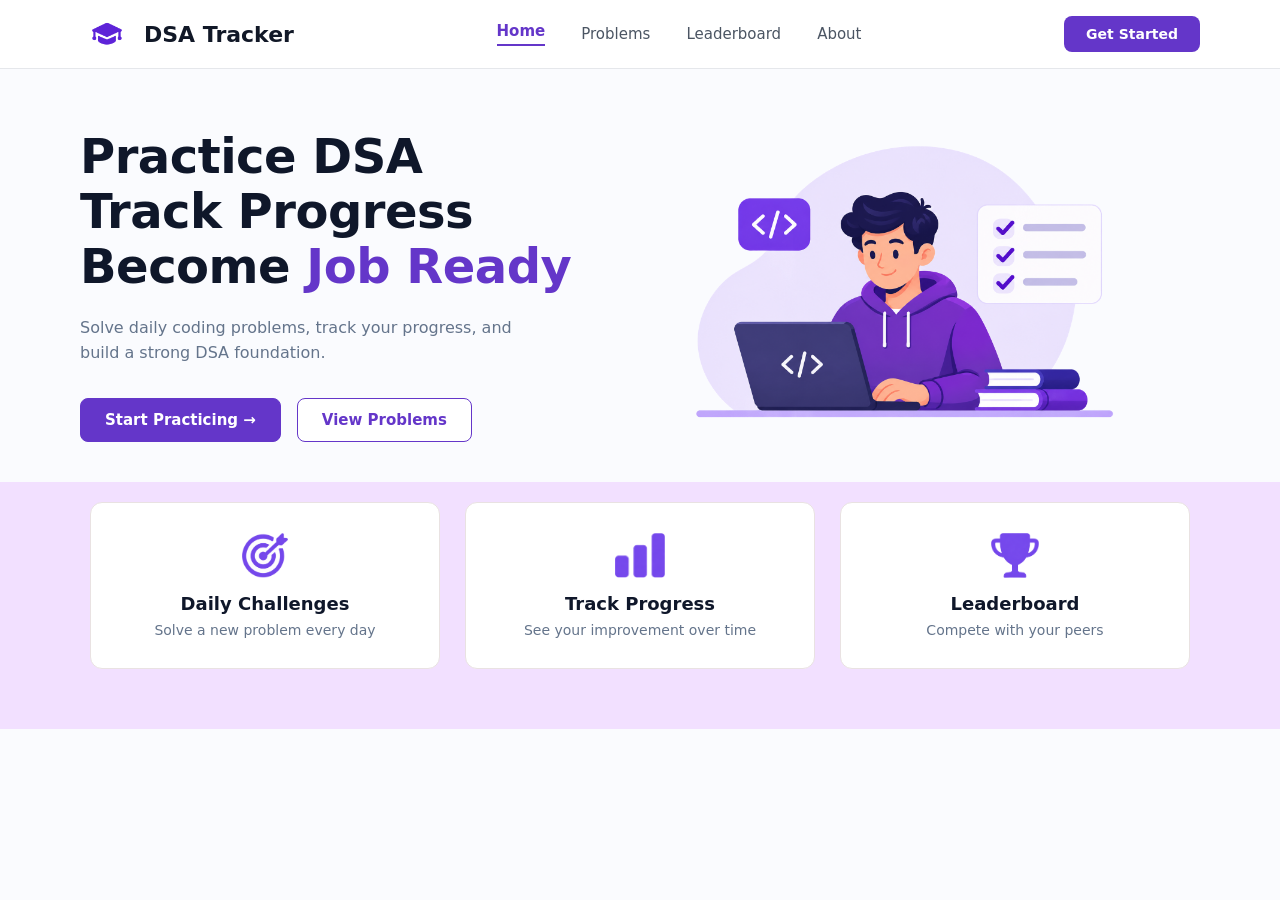
<file: Students Submission/2601179_Samyak_Shinde/Task1/index.html>
<!DOCTYPE html>
<html lang="en">
<head>
  <meta charset="UTF-8">
  <meta name="viewport" content="width=device-width, initial-scale=1.0">
  <title>DSA Tracker</title>
  <link rel="stylesheet" href="styles.css">
</head>
<body>
  <header class="head">
    <nav class="nav">
      <a class="logo" href="index.html" aria-label="DSA Tracker home">
        <img class="logo-img" src="Assets/04.png" alt="DSA Tracker Logo">
        <h2>DSA Tracker</h2>
      </a>
      <div class="tabs">
        <a href="index.html" class="active">Home</a>
        <a href="problem.html">Problems</a>
        <a href="leaderboard.html">Leaderboard</a>
        <a href="about.html">About</a>
      </div>
      <a class="btn-start" href="problem.html">Get Started</a>
    </nav>
  </header>


  <main class="main">
    <section class="left">
      <div class="headline">
        <h1>Practice DSA<br>Track Progress<br>Become <span class="job">Job Ready</span></h1>
      </div>
      <div class="description">
        <p>Solve daily coding problems, track your progress, and build a strong DSA foundation.</p>
      </div>
      <div class="buttons">
        <a class="btn-practice" href="problem.html">Start Practicing &rarr;</a>
        <a class="btn-viewprob" href="problem.html">View Problems</a>
      </div>
    </section>

    <section class="right" aria-label="DSA learning illustration">
      <img class="img-right" src="Assets/05.png" alt="Student coding on a laptop">
    </section>
  </main>


  <section class="footer" aria-label="Features">
    <article class="card">
      <img class="card-img" src="Assets/03.png" alt="Daily challenge icon">
      <h3>Daily Challenges</h3>
      <p>Solve a new problem every day</p>
    </article>
    <article class="card">
      <img class="card-img" src="Assets/02.png" alt="Progress tracking icon">
      <h3>Track Progress</h3>
      <p>See your improvement over time</p>
    </article>
    <article class="card">
      <img class="card-img" src="Assets/01.png" alt="Leaderboard icon">
      <h3>Leaderboard</h3>
      <p>Compete with your peers</p>
    </article>
  </section>
</body>
</html>
</file>
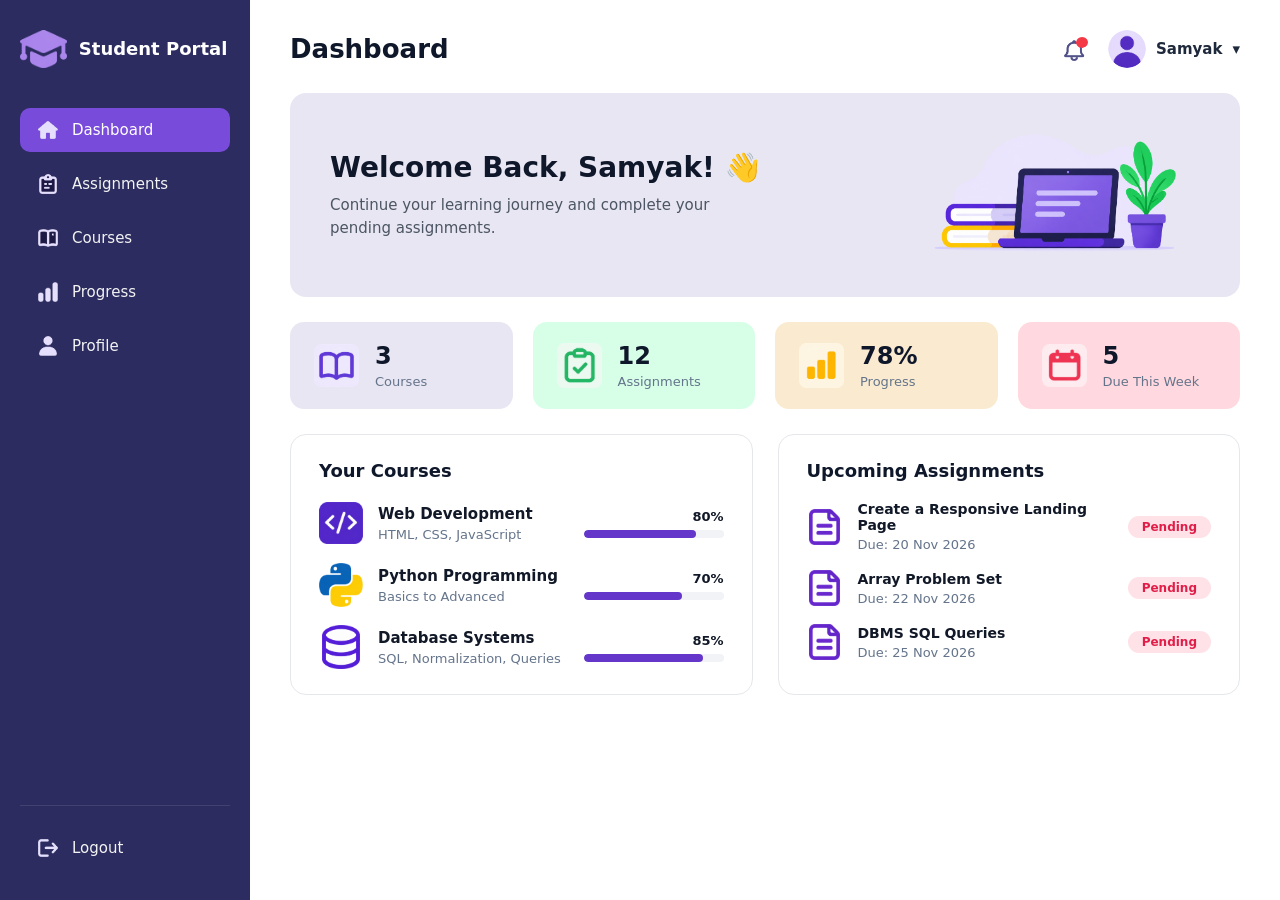
<file: Students Submission/2601179_Samyak_Shinde/Task2/index.html>
<!DOCTYPE html>
<html lang="en">
<head>
    <meta charset="UTF-8">
    <meta name="viewport" content="width=device-width, initial-scale=1.0">
    <title>Task 2 - Student Portal</title>
    <link rel="stylesheet" href="styles.css">
</head>
<body>
    <div class="container">
        <div class="sidebar">
            <div class="logo">
                <img class="logo-img" src="Assets/17.png" alt="logo">
                <h2>Student Portal</h2>
            </div>
            <div class="menu">
                <a href="#" class="menu-item active">
                    <img src="Assets/13.png" alt="">
                    <span>Dashboard</span>
                </a>
                <a href="#" class="menu-item">
                    <img src="Assets/12.png" alt="">
                    <span>Assignments</span>
                </a>
                <a href="#" class="menu-item">
                    <img src="Assets/11.png" alt="">
                    <span>Courses</span>
                </a>
                <a href="#" class="menu-item">
                    <img src="Assets/10.png" alt="">
                    <span>Progress</span>
                </a>
                <a href="#" class="menu-item">
                    <img src="Assets/09.png" alt="">
                    <span>Profile</span>
                </a>
            </div>
            <div class="logout">
                <a href="#" class="menu-item">
                    <img src="Assets/08.png" alt="">
                    <span>Logout</span>
                </a>
            </div>
        </div>

        <div class="main">
            <div class="top">
                <h2>Dashboard</h2>
                <div class="user">
                    <img class="bell-img" src="Assets/16.png" alt="notifications">
                    <div class="user-profile">
                        <img class="user-img" src="Assets/15.png" alt="user">
                        <span>Samyak </span>
                        <span class="arrow">&#9662;</span>
                    </div>
                </div>
            </div>

            <div class="welcome">
                <div class="welcome-text">
                    <h1>Welcome Back, Samyak! &#128075;</h1>
                    <p>Continue your learning journey and complete your pending assignments.</p>
                </div>
                <div class="welcome-img">
                    <img src="Assets/18.png" alt="banner">
                </div>
            </div>

            <div class="stats">
                <div class="stat-card">
                    <img src="Assets/04.png" alt="">
                    <div class="stat-info">
                        <h3>3</h3>
                        <p>Courses</p>
                    </div>
                </div>
                <div class="stat-card">
                    <img src="Assets/03.png" alt="">
                    <div class="stat-info">
                        <h3>12</h3>
                        <p>Assignments</p>
                    </div>
                </div>
                <div class="stat-card">
                    <img src="Assets/02.png" alt="">
                    <div class="stat-info">
                        <h3>78%</h3>
                        <p>Progress</p>
                    </div>
                </div>
                <div class="stat-card">
                    <img src="Assets/01.png" alt="">
                    <div class="stat-info">
                        <h3>5</h3>
                        <p>Due This Week</p>
                    </div>
                </div>
            </div>

            <div class="bottom">
                <div class="courses">
                    <h3>Your Courses</h3>
                    <div class="course-list">
                        <div class="course-item">
                            <img src="Assets/07.png" alt="">
                            <div class="course-text">
                                <h4>Web Development</h4>
                                <p>HTML, CSS, JavaScript</p>
                            </div>
                            <div class="course-progress">
                                <span class="percent">80%</span>
                                <div class="bar">
                                    <div class="fill fill-80"></div>
                                </div>
                            </div>
                        </div>

                        <div class="course-item">
                            <img src="Assets/06.png" alt="">
                            <div class="course-text">
                                <h4>Python Programming</h4>
                                <p>Basics to Advanced</p>
                            </div>
                            <div class="course-progress">
                                <span class="percent">70%</span>
                                <div class="bar">
                                    <div class="fill fill-70"></div>
                                </div>
                            </div>
                        </div>

                        <div class="course-item">
                            <img src="Assets/05.png" alt="">
                            <div class="course-text">
                                <h4>Database Systems</h4>
                                <p>SQL, Normalization, Queries</p>
                            </div>
                            <div class="course-progress">
                                <span class="percent">85%</span>
                                <div class="bar">
                                    <div class="fill fill-85"></div>
                                </div>
                            </div>
                        </div>
                    </div>
                </div>

                <div class="assignments">
                    <h3>Upcoming Assignments</h3>
                    <div class="assign-list">
                        <div class="assign-item">
                            <img src="Assets/14.png" alt="">
                            <div class="assign-text">
                                <h4>Create a Responsive Landing Page</h4>
                                <p>Due: 20 Nov 2026</p>
                            </div>
                            <span class="badge">Pending</span>
                        </div>

                        <div class="assign-item">
                            <img src="Assets/14.png" alt="">
                            <div class="assign-text">
                                <h4>Array Problem Set</h4>
                                <p>Due: 22 Nov 2026</p>
                            </div>
                            <span class="badge">Pending</span>
                        </div>

                        <div class="assign-item">
                            <img src="Assets/14.png" alt="">
                            <div class="assign-text">
                                <h4>DBMS SQL Queries</h4>
                                <p>Due: 25 Nov 2026</p>
                            </div>
                            <span class="badge">Pending</span>
                        </div>
                    </div>
                </div>
            </div>
        </div>
    </div>
</body>
</html>
</file>
<file: Students Submission/2601179_Samyak_Shinde/Task1/styles.css>
/* Base page styling */
* { box-sizing: border-box; }

body {
  margin: 0;
  padding: 0;
  font-family: 'Segoe UI', system-ui, -apple-system, sans-serif;
  background: #fafbfe;
  color: #1e293b;
}


/* Header and navigation */
.head {
  background: #fff;
  border-bottom: 1px solid #e5e7eb;
}
.nav {
  display: flex;
  align-items: center;
  justify-content: space-between;
  gap: 24px;
  max-width: 1200px;
  margin: 0 auto;
  padding: 16px 40px;
}
.logo {
  display: flex;
  align-items: center;
  gap: 10px;
  text-decoration: none;
  flex-shrink: 0;
}
.logo-img { height: 36px; width: auto; object-fit: contain; }
.logo h2 { margin: 0; font-size: 22px; font-weight: 700; color: #111827; }
.tabs { display: flex; align-items: center; gap: 36px; }
.tabs a {
  text-decoration: none;
  font-size: 15px;
  color: #4b5563;
  font-weight: 500;
  transition: color .2s ease;
}
.tabs a:hover, .tabs a.active { color: #6436c9; }
.tabs a.active { border-bottom: 2px solid #6436c9; padding-bottom: 4px; font-weight: 600; }
.btn-start, .btn-practice, .btn-viewprob {
  display: inline-flex;
  align-items: center;
  justify-content: center;
  text-decoration: none;
  border-radius: 8px;
  font-weight: 600;
  cursor: pointer;
  transition: background-color .2s ease, transform .2s ease;
}
.btn-start {
  padding: 10px 22px;
  background: #6436c9;
  color: #fff;
  border: 0;
  font-size: 14px;
  flex-shrink: 0;
}
.btn-start:hover, .btn-practice:hover { background: #5227b6; transform: translateY(-1px); }

/* Hero section */
.main {
  display: flex;
  align-items: center;
  justify-content: space-between;
  max-width: 1200px;
  margin: 0 auto;
  padding: 60px 40px 40px;
  gap: 40px;
}
.left { max-width: 520px; }
.headline h1 {
  font-size: 48px;
  font-weight: 800;
  color: #0f172a;
  line-height: 1.15;
  margin: 0 0 20px;
  letter-spacing: -.5px;
}
.job { color: #6436c9; }
.description p {
  font-size: 16px;
  color: #64748b;
  line-height: 1.6;
  margin: 0 0 32px;
  max-width: 440px;
}
.buttons { display: flex; align-items: center; gap: 16px; flex-wrap: wrap; }
.btn-practice {
  padding: 12px 24px;
  background: #6436c9;
  color: #fff;
  border: 1.5px solid #6436c9;
  font-size: 15px;
}
.btn-viewprob {
  padding: 12px 24px;
  background: #fff;
  color: #6436c9;
  border: 1.5px solid #6436c9;
  font-size: 15px;
}
.btn-viewprob:hover { background: #f3edff; }
.right { display: flex; justify-content: center; align-items: center; flex: 1; min-width: 0; }
.img-right { max-width: 460px; width: 100%; height: auto; object-fit: contain; }

/* Feature cards */
.footer {
  display: flex;
  align-items: stretch;
  justify-content: center;
  flex-wrap: wrap;
  margin: 0 auto;
  padding: 20px 40px 60px;
  gap: 25px;
  background: #f2e0ff;
}
.card {
  flex: 1 1 260px;
  max-width: 350px;
  background: #fff;
  border: 1px solid #e9e2e2;
  border-radius: 12px;
  padding: 30px 20px;
  text-align: center;
  display: flex;
  flex-direction: column;
  align-items: center;
}
.card-img { height: 45px; width: auto; object-fit: contain; margin-bottom: 15px; }
.card h3 { margin: 0 0 8px; font-size: 18px; font-weight: 700; color: #0f172a; }
.card p { margin: 0; font-size: 14px; color: #64748b; }

/* Responsive layout */
@media (max-width: 900px) {
  .nav { padding: 16px 24px; gap: 16px; }
  .tabs { gap: 18px; }
  .main { padding: 48px 24px 32px; gap: 24px; }
  .headline h1 { font-size: 40px; }
}
@media (max-width: 680px) {
  .nav { flex-wrap: wrap; justify-content: center; }
  .logo { margin-right: auto; }
  .btn-start { margin-left: auto; }
  .tabs { order: 3; width: 100%; justify-content: center; flex-wrap: wrap; gap: 16px; }
  .main { flex-direction: column; text-align: center; padding: 40px 20px 28px; }
  .left { max-width: 100%; }
  .description p { margin-left: auto; margin-right: auto; }
  .buttons { justify-content: center; }
  .right { width: 100%; }
  .img-right { max-width: 400px; }
  .footer { padding: 20px 20px 40px; }
  .card { max-width: none; }
}
@media (max-width: 420px) {
  .logo h2 { font-size: 19px; }
  .headline h1 { font-size: 34px; }
  .buttons { flex-direction: column; width: 100%; }
  .btn-practice, .btn-viewprob { width: 100%; }
}
</file>
<file: Students Submission/2601179_Samyak_Shinde/Task2/styles.css>
* {
    box-sizing: border-box;
}

body {
    margin: 0;
    padding: 0;
    font-family: 'Segoe UI', system-ui, -apple-system, sans-serif;
}

.container {
    display: flex;
    min-height: 100vh;
}

.sidebar {
    width: 250px;
    background-color: #2c2c60;
    color: #ffffff;
    display: flex;
    flex-direction: column;
    padding: 30px 20px;
    flex-shrink: 0;
}

.logo {
    display: flex;
    align-items: center;
    gap: 12px;
    margin-bottom: 40px;
}

.logo-img {
    height: 38px;
    width: auto;
}

.logo h2 {
    margin: 0;
    font-size: 18px;
    line-height: 1.2;
    color: #ffffff;
}

.menu {
    display: flex;
    flex-direction: column;
    gap: 10px;
    flex: 1;
}

.menu-item {
    display: flex;
    align-items: center;
    gap: 14px;
    padding: 12px 18px;
    border-radius: 10px;
    color: #f3f3f3;
    text-decoration: none;
    font-size: 15px;
    font-weight: 500;
}

.menu-item img {
    width: 20px;
    height: 20px;
    object-fit: contain;
}

.menu-item.active {
    background-color: #794bdb;
    color: #ffffff;
}

.logout {
    margin-top: auto;
    padding-top: 20px;
    border-top: 1px solid rgba(255, 255, 255, 0.1);
}

.main {
    flex: 1;
    padding: 30px 40px 40px;
}

.top {
    display: flex;
    justify-content: space-between;
    align-items: center;
    margin-bottom: 25px;
}

.top h2 {
    margin: 0;
    font-size: 26px;
    font-weight: 800;
    color: #0f172a;
}

.user {
    display: flex;
    align-items: center;
    gap: 20px;
}

.bell-img {
    width: 24px;
    height: 24px;
    cursor: pointer;
}

.user-profile {
    display: flex;
    align-items: center;
    gap: 10px;
    cursor: pointer;
}

.user-img {
    width: 38px;
    height: 38px;
    border-radius: 50%;
}

.user-profile span {
    font-size: 15px;
    font-weight: 600;
    color: #1e293b;
}

.arrow {
    font-size: 12px;
    color: #000000;
}

.welcome {
    background-color: #e9e6f3;
    border-radius: 16px;
    padding: 30px 40px;
    display: flex;
    justify-content: space-between;
    align-items: center;
    margin-bottom: 25px;
}

.welcome-text h1 {
    margin: 0 0 10px 0;
    font-size: 28px;
    font-weight: 800;
    color: #0f172a;
}

.welcome-text p {
    margin: 0;
    font-size: 15px;
    color: #4b5563;
    max-width: 440px;
    line-height: 1.5;
}

.welcome-img img {
    height: 140px;
    width: auto;
    object-fit: contain;
}

.stats {
    display: flex;
    gap: 20px;
    margin-bottom: 25px;
}

.stat-card {
    flex: 1;
    display: flex;
    align-items: center;
    gap: 16px;
    padding: 20px 24px;
    border-radius: 14px;
}

.stat-card:nth-child(1) {
    background-color: #e9e6f3;
}

.stat-card:nth-child(2) {
    background-color: #d7ffe8;
}

.stat-card:nth-child(3) {
    background-color: #faebd0;
}

.stat-card:nth-child(4) {
    background-color: #ffd9df;
}

.stat-card img {
    width: 45px;
    height: 45px;
    object-fit: contain;
}

.stat-info h3 {
    margin: 0;
    font-size: 24px;
    font-weight: 800;
    color: #0f172a;
}

.stat-info p {
    margin: 4px 0 0 0;
    font-size: 13px;
    color: #64748b;
}

.bottom {
    display: flex;
    gap: 25px;
}

.courses, .assignments {
    flex: 1;
    background-color: #ffffff;
    border-radius: 16px;
    padding: 25px 28px;
    border: 1px solid #e5e7eb;
}

.courses h3, .assignments h3 {
    margin: 0 0 20px 0;
    font-size: 18px;
    font-weight: 700;
    color: #0f172a;
}

.course-list, .assign-list {
    display: flex;
    flex-direction: column;
    gap: 18px;
}

.course-item {
    display: flex;
    align-items: center;
    gap: 15px;
}

.course-item img {
    width: 44px;
    height: 44px;
    object-fit: contain;
    border-radius: 8px;
}

.course-text {
    flex: 1;
}

.course-text h4 {
    margin: 0 0 4px 0;
    font-size: 15px;
    font-weight: 700;
    color: #111827;
}

.course-text p {
    margin: 0;
    font-size: 13px;
    color: #64748b;
}

.course-progress {
    display: flex;
    flex-direction: column;
    align-items: flex-end;
    gap: 6px;
    min-width: 140px;
}

.percent {
    font-size: 13px;
    font-weight: 700;
    color: #111827;
}

.bar {
    width: 100%;
    height: 8px;
    background-color: #f1f3f7;
    border-radius: 10px;
    overflow: hidden;
}

.fill {
    height: 100%;
    background-color: #6436c9;
    border-radius: 10px;
}

.fill-80 {
    width: 80%;
}

.fill-70 {
    width: 70%;
}

.fill-85 {
    width: 85%;
}

.assign-item {
    display: flex;
    align-items: center;
    gap: 15px;
}

.assign-item img {
    width: 36px;
    height: 36px;
    object-fit: contain;
}

.assign-text {
    flex: 1;
}

.assign-text h4 {
    margin: 0 0 4px 0;
    font-size: 14px;
    font-weight: 700;
    color: #111827;
}

.assign-text p {
    margin: 0;
    font-size: 13px;
    color: #64748b;
}

.badge {
    background-color: #fee2e8;
    color: #e11d48;
    font-size: 12px;
    font-weight: 600;
    padding: 4px 14px;
    border-radius: 20px;
}

/* Responsive layout additions */
@media (max-width: 1100px) {
  .main { padding: 24px; }
  .stats { flex-wrap: wrap; }
  .stat-card { min-width: calc(50% - 10px); }
  .bottom { flex-direction: column; }
}
@media (max-width: 760px) {
  .container { flex-direction: column; }
  .sidebar { width: 100%; padding: 18px; }
  .logo { margin-bottom: 18px; }
  .menu { flex-direction: row; flex-wrap: wrap; gap: 6px; }
  .menu-item { padding: 10px 12px; }
  .logout { margin-top: 16px; padding-top: 12px; }
  .main { padding: 18px 14px 24px; }
  .top { gap: 12px; flex-wrap: wrap; }
  .welcome { padding: 22px; }
  .welcome-img img { height: 90px; }
  .welcome-text h1 { font-size: 22px; }
  .stat-card { min-width: 100%; }
  .courses, .assignments { padding: 20px 16px; }
  .course-item { flex-wrap: wrap; }
  .course-progress { min-width: 100%; align-items: flex-start; }
}
</file>
